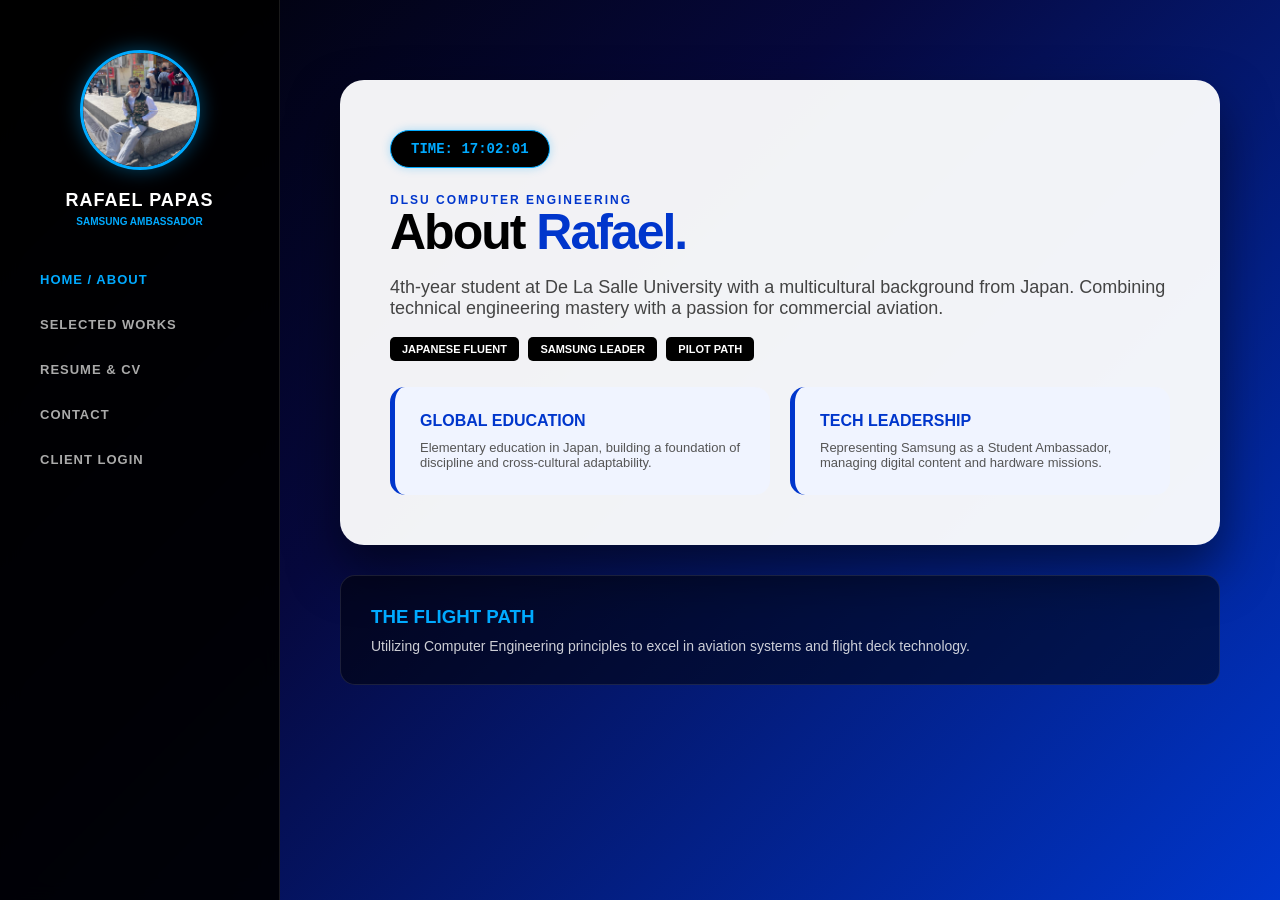
<file: index.html>
<!doctype html>
<html class="no-js" lang="en">
<head>
  <meta charset="utf-8">
  <title>About | Rafael Papas</title>
  <meta name="viewport" content="width=device-width, initial-scale=1">
  
  <style>
    /* 1. THE FOUNDATION - THIS FIXES THE WHITE ISSUE */
    * { box-sizing: border-box; margin: 0; padding: 0; }

    body {
        font-family: 'Segoe UI', 'Roboto', Arial, sans-serif;
        /* DEEP SAMSUNG GRADIENT */
        background: linear-gradient(135deg, #000000 0%, #06083d 40%, #0036cc 100%) fixed;
        color: #fff;
        display: flex; /* Creates the sidebar layout */
        min-height: 100vh;
        margin: 0;
    }

    /* 2. SIDEBAR (STAYS DARK) */
    #sidebar {
        width: 280px;
        background: rgba(0, 0, 0, 0.9);
        backdrop-filter: blur(10px);
        padding: 50px 25px;
        position: fixed;
        height: 100vh;
        border-right: 1px solid rgba(255,255,255,0.1);
        z-index: 100;
        display: flex;
        flex-direction: column;
    }

    .profile-img {
        width: 120px;
        height: 120px;
        border-radius: 50%;
        border: 3px solid #00aaff;
        margin: 0 auto 20px;
        display: block;
        box-shadow: 0 0 20px rgba(0, 170, 255, 0.4);
    }

    nav ul { list-style: none; margin-top: 30px; }
    nav a {
        color: #aaa;
        text-decoration: none;
        font-size: 13px;
        font-weight: 700;
        text-transform: uppercase;
        display: block;
        padding: 15px;
        transition: 0.3s;
        letter-spacing: 1px;
    }
    nav a:hover, nav a.active { color: #00aaff; }

    /* 3. CONTENT AREA - MUST BE TRANSPARENT */
    #main-content {
        margin-left: 280px; /* Space for sidebar */
        padding: 80px 60px;
        width: 100%;
        background: transparent !important; /* FORCES GRADIENT TO SHOW */
    }

    /* 4. THE GLASS CARDS (For Readability) */
    .glass-card {
        background: rgba(255, 255, 255, 0.95);
        color: #000;
        padding: 50px;
        border-radius: 24px;
        box-shadow: 0 25px 50px rgba(0,0,0,0.5);
        margin-bottom: 30px;
    }

    .dark-card {
        background: rgba(0, 0, 0, 0.5);
        border: 1px solid rgba(255,255,255,0.1);
        padding: 30px;
        border-radius: 15px;
        color: #fff;
    }

    /* 5. LIVE CLOCK STYLE (Added for Lab 6) */
    #liveClock {
        font-family: 'Courier New', monospace;
        font-size: 14px;
        font-weight: bold;
        background: #000;
        color: #00aaff;
        padding: 10px 20px;
        border-radius: 50px;
        display: inline-block;
        margin-bottom: 25px;
        border: 1px solid #00aaff;
        text-transform: uppercase;
        box-shadow: 0 0 10px rgba(0, 170, 255, 0.3);
    }

    /* Typography */
    h1 { font-size: 50px; font-weight: 900; letter-spacing: -2px; line-height: 1; margin-bottom: 20px; }
    .accent { color: #0036cc; }
    .tag { background: #000; color: #fff; padding: 6px 12px; border-radius: 5px; font-size: 11px; font-weight: 800; text-transform: uppercase; margin-right: 5px; }
    
    .grid { display: grid; grid-template-columns: 1fr 1fr; gap: 20px; margin-top: 30px; }
    .box { background: #f0f4ff; padding: 25px; border-radius: 15px; border-left: 5px solid #0036cc; }
  </style>
</head>
<body>

  <aside id="sidebar">
    <img src="img/profile.jpg" alt="RP" class="profile-img">
    <div style="text-align: center;">
        <h2 style="font-size: 18px; letter-spacing: 1px;">RAFAEL PAPAS</h2>
        <p style="color: #00aaff; font-size: 10px; font-weight: 800; margin-top: 5px;">SAMSUNG AMBASSADOR</p>
    </div>
    <nav>
      <ul>
        <li><a href="index.html" class="active">HOME / ABOUT</a></li>
        <li><a href="works.html">SELECTED WORKS</a></li>
        <li><a href="resume.html">RESUME & CV</a></li>
        <li><a href="contact.html">CONTACT</a></li>
        <li><a href="login.html">CLIENT LOGIN</a></li>
      </ul>
    </nav>
  </aside>

  <main id="main-content">
    
    <div class="glass-card">
        
        <div id="liveClock">Loading Time...</div>

        <p style="text-transform: uppercase; font-weight: 800; font-size: 12px; color: #0036cc; letter-spacing: 2px;">DLSU Computer Engineering</p>
        <h1>About <span class="accent">Rafael.</span></h1>
        
        <p style="font-size: 18px; color: #444; margin: 20px 0;">
            4th-year student at De La Salle University with a multicultural background from Japan. Combining technical engineering mastery with a passion for commercial aviation.
        </p>

        <div style="margin-bottom: 30px;">
            <span class="tag">Japanese Fluent</span>
            <span class="tag">Samsung Leader</span>
            <span class="tag">Pilot Path</span>
        </div>

        <div class="grid">
            <div class="box">
                <h4 style="color: #0036cc; margin-bottom: 10px;">GLOBAL EDUCATION</h4>
                <p style="font-size: 13px; color: #555;">Elementary education in Japan, building a foundation of discipline and cross-cultural adaptability.</p>
            </div>
            <div class="box">
                <h4 style="color: #0036cc; margin-bottom: 10px;">TECH LEADERSHIP</h4>
                <p style="font-size: 13px; color: #555;">Representing Samsung as a Student Ambassador, managing digital content and hardware missions.</p>
            </div>
        </div>
    </div>

    <div class="dark-card">
        <h3 style="color: #00aaff; margin-bottom: 10px;">THE FLIGHT PATH</h3>
        <p style="font-size: 14px; opacity: 0.8;">Utilizing Computer Engineering principles to excel in aviation systems and flight deck technology.</p>
    </div>

  </main>

  <script src="js/app.js"></script>

</body>
</html>
</file>
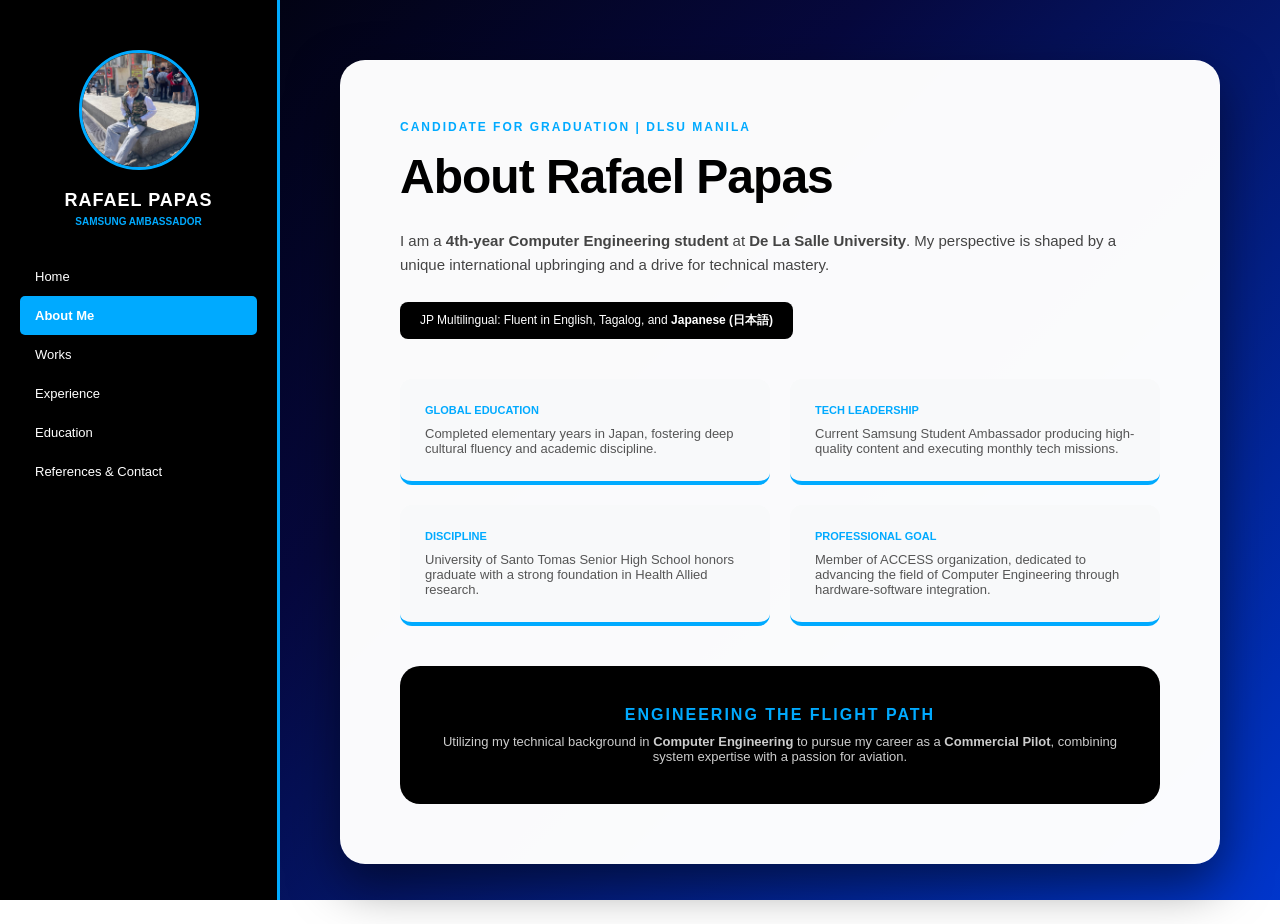
<file: about.html>
<!doctype html>
<html class="no-js" lang="en">
<head>
  <meta charset="utf-8">
  <title>About Rafael Papas | Portfolio</title>
  <meta name="viewport" content="width=device-width, initial-scale=1">
  
  <style>
    /* RESET & BASE STYLES */
    * { box-sizing: border-box; margin: 0; padding: 0; }

    body {
        font-family: 'Segoe UI', Roboto, Helvetica, Arial, sans-serif;
        background: linear-gradient(135deg, #000000 0%, #06083d 40%, #0036cc 100%) fixed;
        display: flex; 
        min-height: 100vh;
        margin: 0;
    }

    /* SIDEBAR NAVIGATION */
    #sidebar {
        width: 280px;
        background: #000;
        color: #fff;
        padding: 50px 20px;
        position: fixed;
        height: 100vh;
        border-right: 3px solid #00aaff;
        z-index: 100;
    }

    .profile-img {
        width: 120px;
        height: 120px;
        border-radius: 50%;
        border: 3px solid #00aaff;
        display: block;
        margin: 0 auto 20px;
        object-fit: cover;
    }

    nav ul { list-style: none; margin-top: 30px; }
    nav a {
        color: #fff;
        text-decoration: none;
        font-size: 13px;
        display: block;
        padding: 12px 15px;
        transition: 0.3s;
    }
    nav a:hover { color: #00aaff; }
    nav a.active { background: #00aaff; border-radius: 5px; font-weight: bold; }

    /* MAIN CONTENT */
    #main-content {
        margin-left: 280px;
        padding: 60px;
        width: 100%;
        background: transparent;
    }

    /* THE GLASS CARD */
    .glass-card {
        background: rgba(255, 255, 255, 0.98);
        color: #000;
        padding: 60px;
        border-radius: 25px;
        box-shadow: 0 20px 50px rgba(0,0,0,0.5);
        max-width: 1000px;
    }

    .sub-label { color: #00aaff; font-weight: 800; font-size: 12px; letter-spacing: 2px; text-transform: uppercase; margin-bottom: 15px; }
    h1 { font-size: 48px; font-weight: 900; margin-bottom: 25px; letter-spacing: -1px; }
    .bio-text { font-size: 15px; color: #444; line-height: 1.6; margin-bottom: 25px; }

    /* MULTILINGUAL TAG */
    .jp-tag {
        background: #000;
        color: #fff;
        padding: 10px 20px;
        border-radius: 8px;
        font-size: 12px;
        display: inline-block;
        margin-bottom: 40px;
    }

    /* INFO GRID */
    .info-grid {
        display: grid;
        grid-template-columns: 1fr 1fr;
        gap: 20px;
        margin-bottom: 40px;
    }
    .info-box {
        background: #f8f9fa;
        padding: 25px;
        border-radius: 12px;
        border-bottom: 4px solid #00aaff;
    }
    .info-box h4 { color: #00aaff; font-size: 11px; font-weight: 800; text-transform: uppercase; margin-bottom: 10px; }
    .info-box p { font-size: 13px; color: #555; }

    /* FOOTER CARD */
    .black-footer {
        background: #000;
        color: #fff;
        padding: 40px;
        border-radius: 20px;
        text-align: center;
    }
    .black-footer h3 { color: #00aaff; font-size: 16px; letter-spacing: 2px; margin-bottom: 10px; }
    .black-footer p { font-size: 13px; opacity: 0.8; }
  </style>
</head>
<body>

  <aside id="sidebar">
    <img src="img/profile.jpg" alt="Rafael Papas" class="profile-img">
    <div style="text-align: center;">
        <h2 style="font-size: 18px; letter-spacing: 1px;">RAFAEL PAPAS</h2>
        <p style="color: #00aaff; font-size: 10px; font-weight: 800; margin-top: 5px;">SAMSUNG AMBASSADOR</p>
    </div>
    <nav>
      <ul>
        <li><a href="index.html">Home</a></li>
        <li><a href="about.html" class="active">About Me</a></li>
        <li><a href="works.html">Works</a></li>
        <li><a href="resume.html">Experience</a></li>
        <li><a href="education.html">Education</a></li>
        <li><a href="contact.html">References & Contact</a></li>
      </ul>
    </nav>
  </aside>

  <main id="main-content">
    <div class="glass-card">
        <p class="sub-label">Candidate for Graduation | DLSU Manila</p>
        <h1>About Rafael Papas</h1>
        
        <p class="bio-text">
            I am a <b>4th-year Computer Engineering student</b> at <b>De La Salle University</b>. My perspective is shaped by a unique international upbringing and a drive for technical mastery.
        </p>

        <div class="jp-tag">
            JP Multilingual: Fluent in English, Tagalog, and <b>Japanese (日本語)</b>
        </div>

        <div class="info-grid">
            <div class="info-box">
                <h4>Global Education</h4>
                <p>Completed elementary years in Japan, fostering deep cultural fluency and academic discipline.</p>
            </div>
            <div class="info-box">
                <h4>Tech Leadership</h4>
                <p>Current Samsung Student Ambassador producing high-quality content and executing monthly tech missions.</p>
            </div>
            <div class="info-box">
                <h4>Discipline</h4>
                <p>University of Santo Tomas Senior High School honors graduate with a strong foundation in Health Allied research.</p>
            </div>
            <div class="info-box">
                <h4>Professional Goal</h4>
                <p>Member of ACCESS organization, dedicated to advancing the field of Computer Engineering through hardware-software integration.</p>
            </div>
        </div>

        <div class="black-footer">
            <h3>ENGINEERING THE FLIGHT PATH</h3>
            <p>Utilizing my technical background in <b>Computer Engineering</b> to pursue my career as a <b>Commercial Pilot</b>, combining system expertise with a passion for aviation.</p>
        </div>
    </div>
  </main>

</body>
</html>
</file>
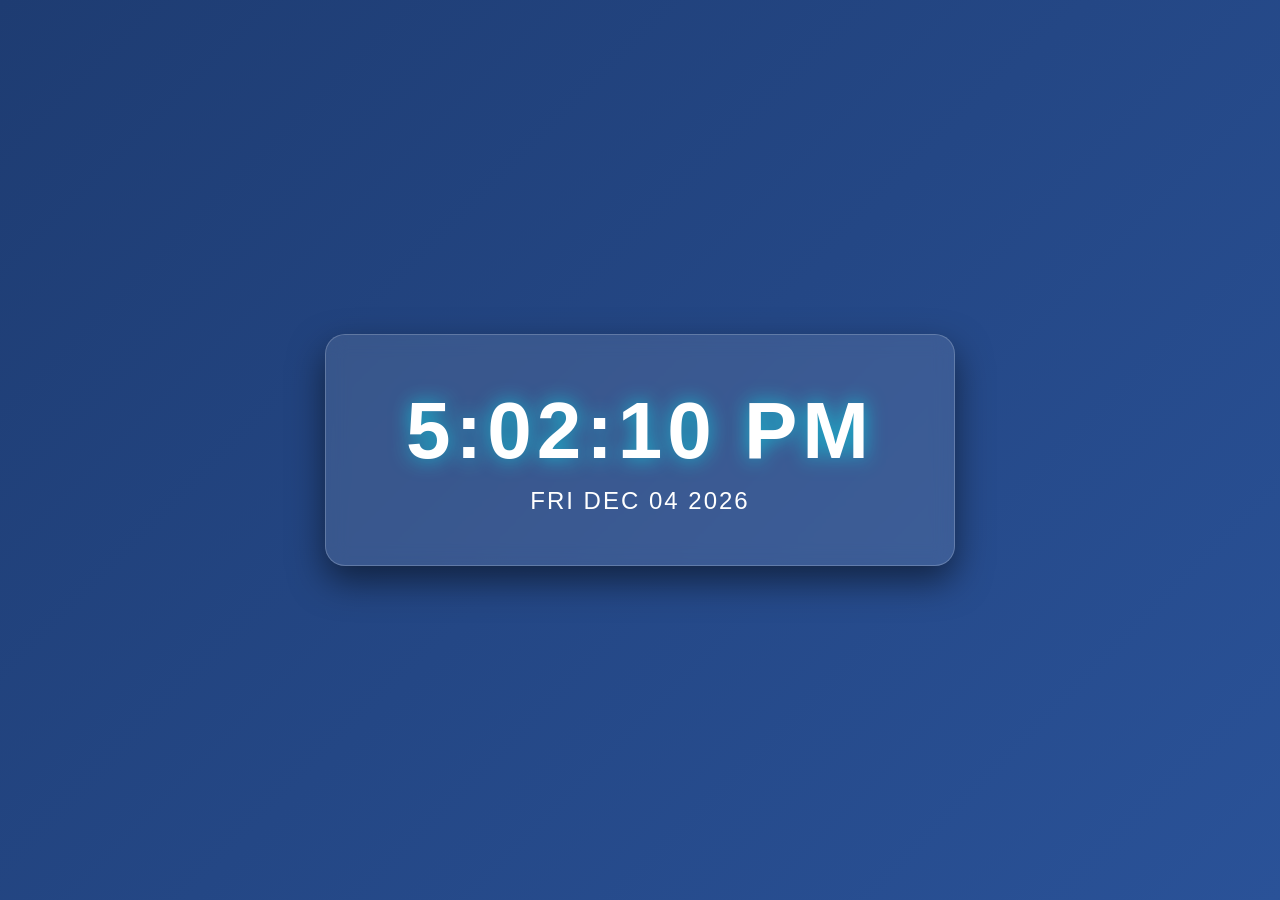
<file: exercise2_clock.html>
<!DOCTYPE html>
<html lang="en">
<head>
    <meta charset="UTF-8">
    <title>Exercise 2: Dynamic Clock</title>
    <style>
        body {
            font-family: 'Segoe UI', sans-serif;
            background: linear-gradient(135deg, #1e3c72 0%, #2a5298 100%);
            height: 100vh;
            display: flex;
            justify-content: center;
            align-items: center;
            color: white;
            margin: 0;
        }

        /* 2.1d: CSS for Creative Clock Design */
        .clock-container {
            background: rgba(255, 255, 255, 0.1);
            backdrop-filter: blur(10px);
            padding: 50px 80px;
            border-radius: 20px;
            box-shadow: 0 15px 35px rgba(0,0,0,0.5);
            text-align: center;
            border: 1px solid rgba(255,255,255,0.2);
        }

        #digitalClock {
            font-size: 80px;
            font-weight: 700;
            letter-spacing: 5px;
            text-shadow: 0 0 20px rgba(0, 255, 255, 0.6);
        }

        #dateDisplay {
            font-size: 24px;
            margin-top: 10px;
            font-weight: 300;
            letter-spacing: 2px;
            text-transform: uppercase;
        }
    </style>
</head>
<body>

    <div class="clock-container">
        <div id="digitalClock">00:00:00</div>
        <div id="dateDisplay">Loading Date...</div>
    </div>

    <script>
        // 2.1a & 2.1b: Check Time and Alert Greeting
        window.onload = function() {
            let now = new Date();
            let hour = now.getHours();
            let greeting = "";

            if (hour < 12) {
                greeting = "Good Morning!";
            } else if (hour < 18) {
                greeting = "Good Afternoon!";
            } else if (hour < 20) {
                greeting = "Good Evening!";
            } else {
                greeting = "Good Night!";
            }
            
            // Dialog Box Requirement
            alert(greeting + " Welcome to the Digital Clock Exercise.");
        };

        // 2.1c: Live Digital Clock
        function updateClock() {
            let now = new Date();
            let timeString = now.toLocaleTimeString(); // Formats to HH:MM:SS AM/PM
            let dateString = now.toDateString();       // Formats to Day Month Date Year

            document.getElementById("digitalClock").innerHTML = timeString;
            document.getElementById("dateDisplay").innerHTML = dateString;
        }

        setInterval(updateClock, 1000); // Update every 1 second
        updateClock(); // Run immediately on load
    </script>
</body>
</html>
</file>
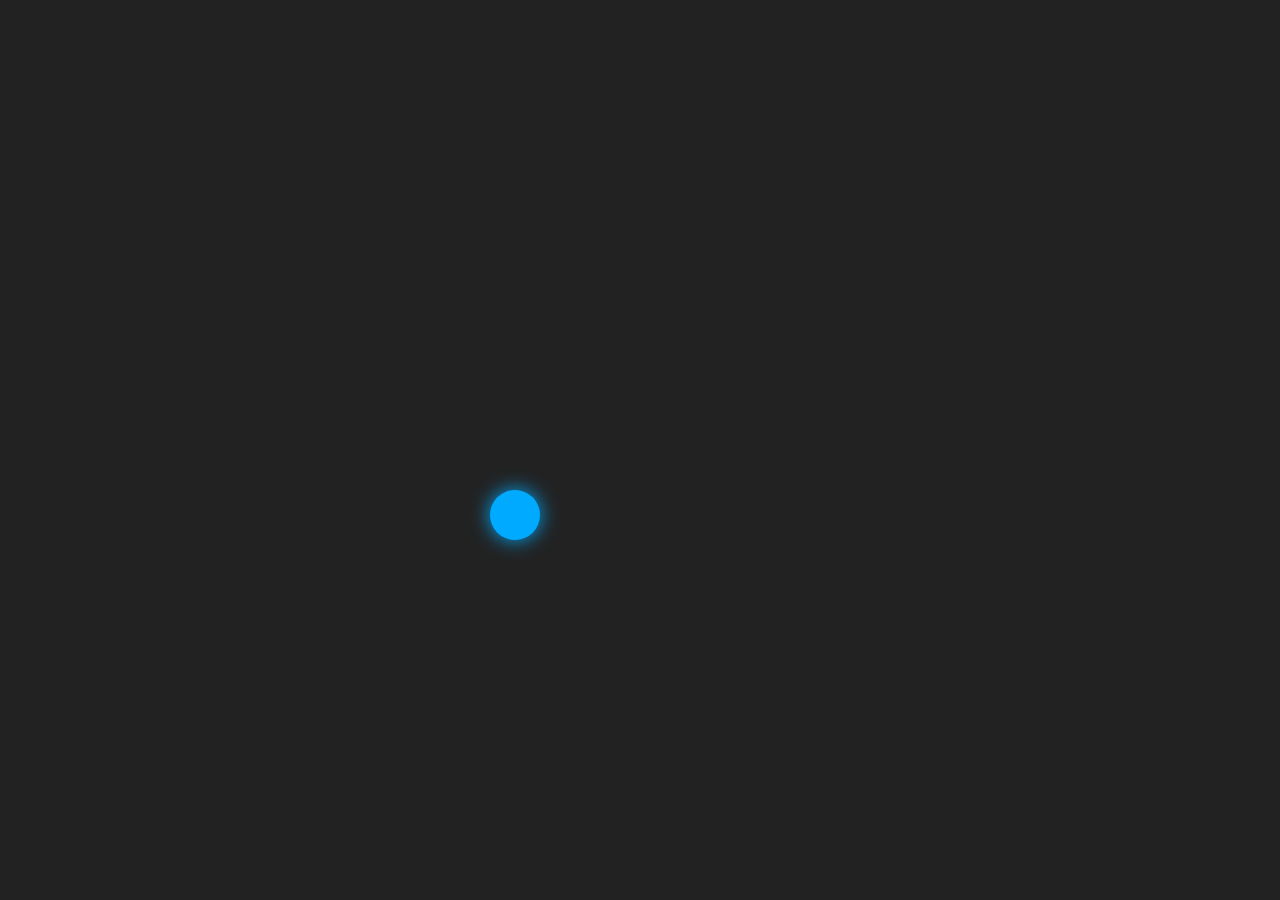
<file: homework_bounce.html>
<!DOCTYPE html>
<html lang="en">
<head>
    <meta charset="UTF-8">
    <title>Exercise 3.2: Bouncing Ball</title>
    <style>
        body { margin: 0; overflow: hidden; background: #222; }
        
        #gameArea {
            width: 100vw;
            height: 100vh;
            position: relative;
        }

        #ball {
            width: 50px;
            height: 50px;
            background: #00aaff;
            border-radius: 50%;
            position: absolute;
            box-shadow: 0 0 20px #00aaff; /* Neon Glow */
        }
    </style>
</head>
<body>

    <div id="gameArea">
        <div id="ball"></div>
    </div>

    <script>
        let ball = document.getElementById("ball");
        
        // Initial Position
        let x = 0;
        let y = 0;
        
        // Speed (Velocity)
        let dx = 5; // Horizontal speed
        let dy = 5; // Vertical speed

        setInterval(() => {
            // 1. Update positions
            x += dx;
            y += dy;

            // 2. Get window limits
            let maxX = window.innerWidth - 50; // Subtract ball width
            let maxY = window.innerHeight - 50; // Subtract ball height

            // 3. Check for collisions (Bounce logic)
            if (x >= maxX || x <= 0) {
                dx = -dx; // Reverse horizontal direction
                changeColor(); // Optional cool effect
            }
            if (y >= maxY || y <= 0) {
                dy = -dy; // Reverse vertical direction
                changeColor();
            }

            // 4. Apply new positions
            ball.style.left = x + "px";
            ball.style.top = y + "px";

        }, 10); // Update every 10 milliseconds (Smooth animation)

        function changeColor() {
            // Randomly change color on bounce
            const colors = ['#00aaff', '#ff0055', '#00ffaa', '#ffff00'];
            ball.style.background = colors[Math.floor(Math.random() * colors.length)];
            ball.style.boxShadow = `0 0 20px ${ball.style.background}`;
        }
    </script>
</body>
</html>
</file>
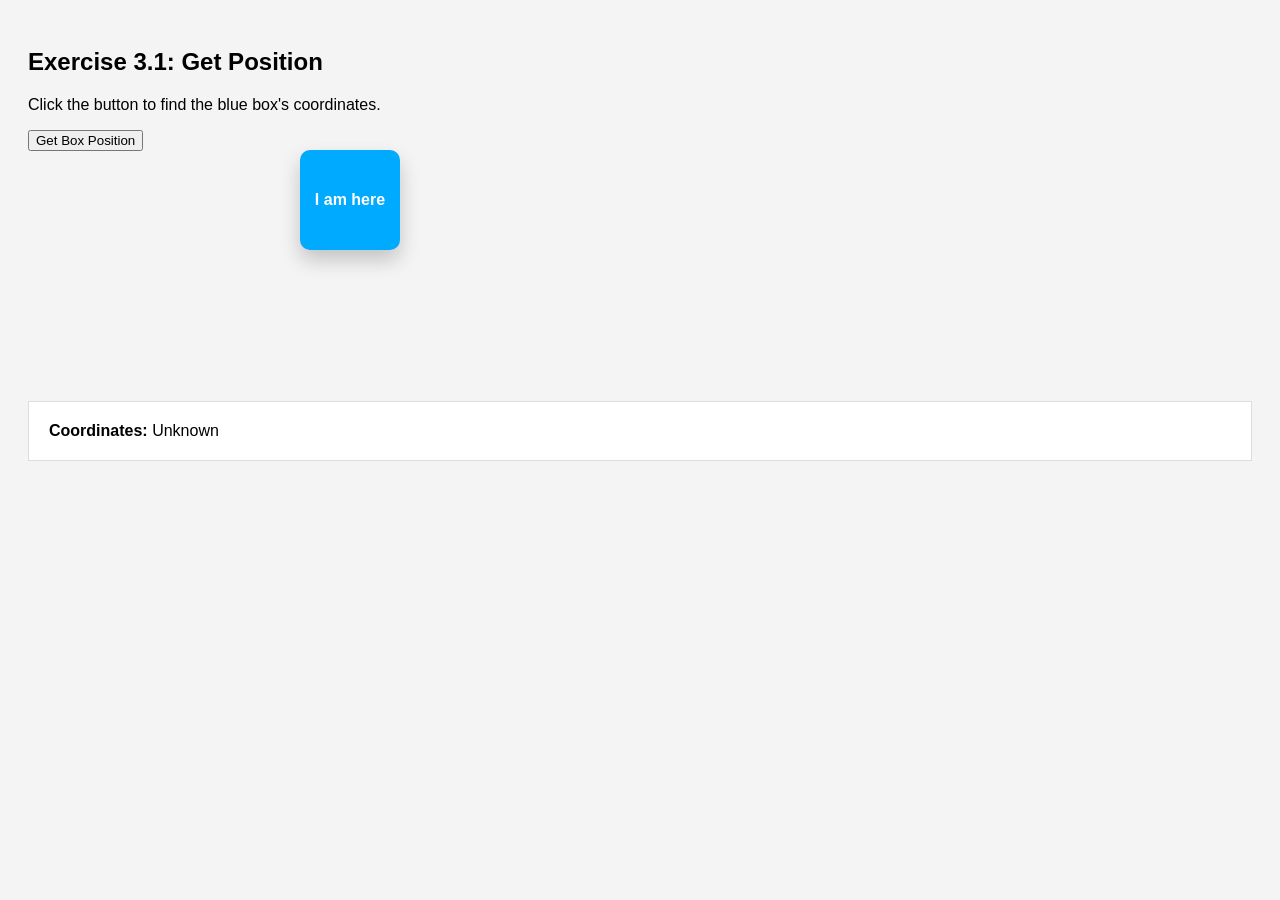
<file: homework_position.html>
<!DOCTYPE html>
<html lang="en">
<head>
    <meta charset="UTF-8">
    <title>Exercise 3.1: Get Element Position</title>
    <style>
        body { font-family: sans-serif; padding: 20px; background: #f4f4f4; }
        
        #box {
            width: 100px;
            height: 100px;
            background-color: #00aaff; /* Samsung Blue */
            color: white;
            display: flex; justify-content: center; align-items: center;
            font-weight: bold;
            
            /* Move it somewhere random */
            position: absolute;
            top: 150px;
            left: 300px;
            border-radius: 10px;
            box-shadow: 0 10px 20px rgba(0,0,0,0.2);
        }

        #output {
            margin-top: 250px;
            padding: 20px;
            background: white;
            border: 1px solid #ddd;
        }
    </style>
</head>
<body>

    <h2>Exercise 3.1: Get Position</h2>
    <p>Click the button to find the blue box's coordinates.</p>
    <button onclick="getPosition()">Get Box Position</button>

    <div id="box">I am here</div>

    <div id="output">
        <strong>Coordinates:</strong> <span id="coords">Unknown</span>
    </div>

    <script>
        function getPosition() {
            // 1. Get the element
            let box = document.getElementById("box");
            
            // 2. Get the position object
            let position = box.getBoundingClientRect();
            
            // 3. Log to Console (Required by instructions)
            console.log("Left:", position.left, "Top:", position.top);
            
            // 4. Show on screen
            document.getElementById("coords").innerHTML = 
                `X: ${Math.round(position.left)}px, Y: ${Math.round(position.top)}px`;
        }
    </script>
</body>
</html>
</file>
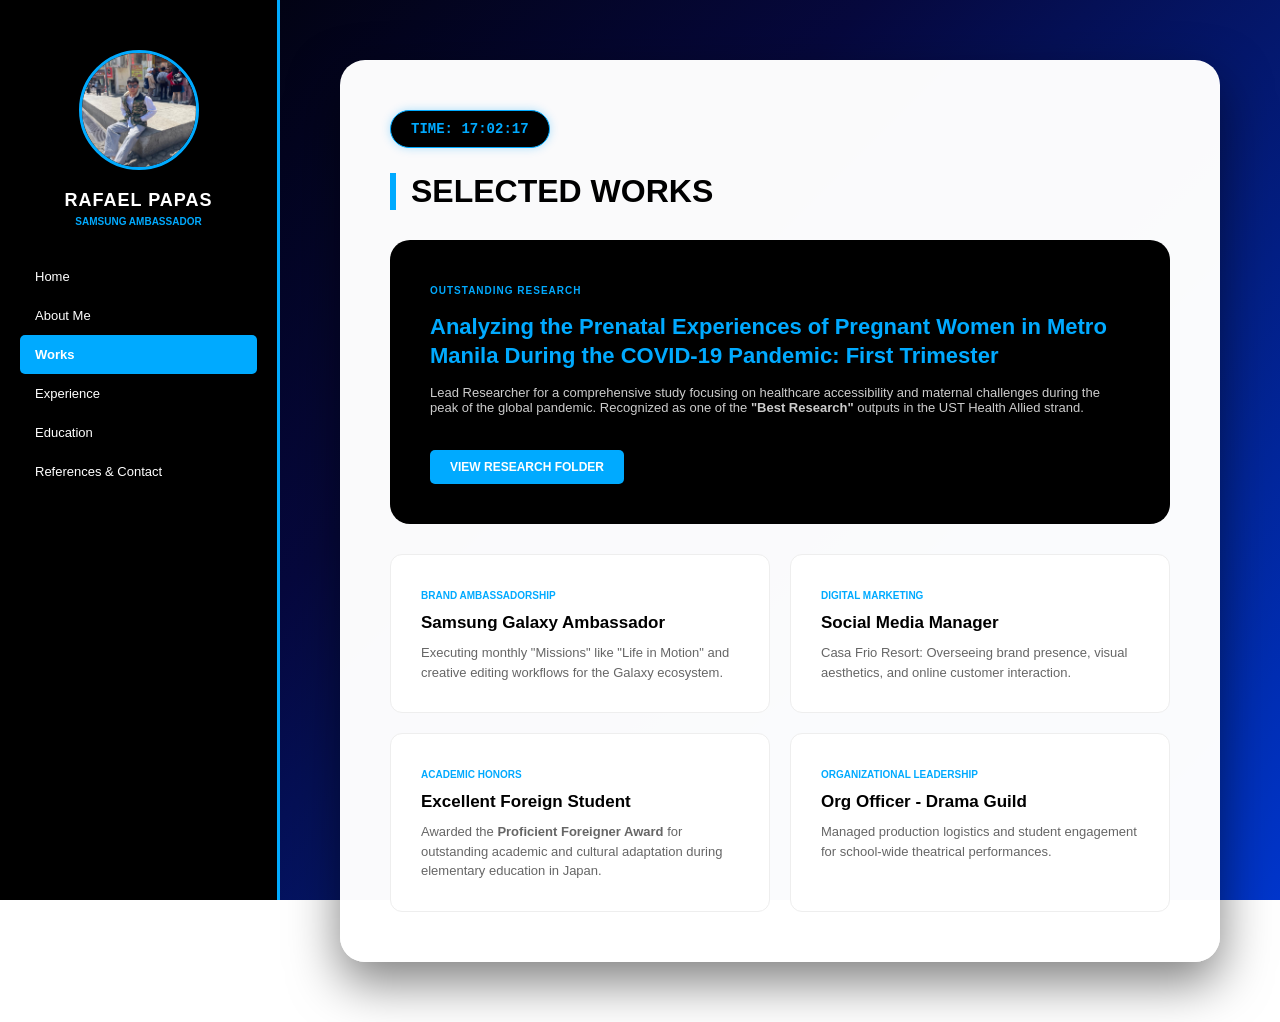
<file: works.html>
<!doctype html>
<html class="no-js" lang="en">
<head>
  <meta charset="utf-8">
  <title>Selected Works | Rafael Papas</title>
  <meta name="viewport" content="width=device-width, initial-scale=1">
  
  <style>
    /* 1. THE FOUNDATION */
    * { box-sizing: border-box; margin: 0; padding: 0; }

    body {
        font-family: 'Segoe UI', Roboto, Helvetica, Arial, sans-serif;
        background: linear-gradient(135deg, #000000 0%, #06083d 40%, #0036cc 100%) fixed;
        display: flex; 
        min-height: 100vh;
        margin: 0;
    }

    /* 2. SIDEBAR */
    #sidebar {
        width: 280px;
        background: #000;
        color: #fff;
        padding: 50px 20px;
        position: fixed;
        height: 100vh;
        border-right: 3px solid #00aaff;
        z-index: 100;
    }

    .profile-img {
        width: 120px;
        height: 120px;
        border-radius: 50%;
        border: 3px solid #00aaff;
        display: block;
        margin: 0 auto 20px;
        object-fit: cover;
    }

    nav ul { list-style: none; margin-top: 30px; }
    nav a {
        color: #fff;
        text-decoration: none;
        font-size: 13px;
        display: block;
        padding: 12px 15px;
        transition: 0.3s;
    }
    nav a:hover { color: #00aaff; }
    nav a.active { background: #00aaff; border-radius: 5px; font-weight: bold; }

    /* 3. MAIN CONTENT */
    #main-content {
        margin-left: 280px;
        padding: 60px;
        width: 100%;
        background: transparent;
    }

    /* 4. THE GLASS CARD */
    .glass-card {
        background: rgba(255, 255, 255, 0.98);
        color: #000;
        padding: 50px;
        border-radius: 25px;
        box-shadow: 0 20px 50px rgba(0,0,0,0.5);
    }

    /* 5. CLOCK STYLING (Exercise 2.2c) */
    #liveClock {
        font-family: 'Courier New', monospace;
        font-size: 14px;
        font-weight: bold;
        background: #000;
        color: #00aaff;
        padding: 10px 20px;
        border-radius: 50px;
        display: inline-block;
        margin-bottom: 25px;
        border: 1px solid #00aaff;
        text-transform: uppercase;
        box-shadow: 0 0 10px rgba(0, 170, 255, 0.3);
    }

    /* 6. ANIMATION LOGIC (Homework 3.3) */
    @keyframes fadeInUp {
        from { opacity: 0; transform: translateY(30px); }
        to { opacity: 1; transform: translateY(0); }
    }

    .animate-item {
        opacity: 0;
        animation: fadeInUp 0.8s ease-out forwards;
    }

    .delay-1 { animation-delay: 0.2s; }
    .delay-2 { animation-delay: 0.4s; }
    .delay-3 { animation-delay: 0.6s; }

    /* 7. WORKS STYLING */
    .section-title {
        font-size: 32px;
        font-weight: 800;
        border-left: 6px solid #00aaff;
        padding-left: 15px;
        margin-bottom: 30px;
        text-transform: uppercase;
    }

    .featured-black-card {
        background: #000;
        color: #fff;
        padding: 40px;
        border-radius: 20px;
        margin-bottom: 30px;
    }

    .featured-tag {
        color: #00aaff;
        font-size: 10px;
        font-weight: 800;
        text-transform: uppercase;
        letter-spacing: 1px;
    }

    .featured-black-card h2 {
        color: #00aaff;
        margin: 15px 0;
        font-size: 22px;
        line-height: 1.3;
    }

    .btn-research {
        display: inline-block;
        background: #00aaff;
        color: #fff;
        padding: 10px 20px;
        border-radius: 5px;
        text-decoration: none;
        font-weight: bold;
        font-size: 12px;
        margin-top: 15px;
        transition: 0.3s;
    }
    .btn-research:hover { background: #0088cc; }

    .works-grid {
        display: grid;
        grid-template-columns: 1fr 1fr;
        gap: 20px;
    }

    .work-box {
        background: #fff;
        border: 1px solid #eee;
        padding: 30px;
        border-radius: 12px;
        transition: 0.3s;
    }
    .work-box:hover { border-color: #00aaff; transform: translateY(-3px); }

    .box-label {
        color: #00aaff;
        font-size: 10px;
        font-weight: 800;
        text-transform: uppercase;
    }

    .work-box h3 { font-size: 17px; margin: 10px 0; }
    .work-box p { font-size: 13px; color: #666; line-height: 1.5; }
  </style>
</head>
<body>

  <aside id="sidebar">
    <img src="img/profile.jpg" alt="Rafael Papas" class="profile-img">
    <div style="text-align: center;">
        <h2 style="font-size: 18px; letter-spacing: 1px;">RAFAEL PAPAS</h2>
        <p style="color: #00aaff; font-size: 10px; font-weight: 800; margin-top: 5px;">SAMSUNG AMBASSADOR</p>
    </div>
    <nav>
      <ul>
        <li><a href="index.html">Home</a></li>
        <li><a href="about.html">About Me</a></li>
        <li><a href="works.html" class="active">Works</a></li>
        <li><a href="resume.html">Experience</a></li>
        <li><a href="education.html">Education</a></li>
        <li><a href="https://www.facebook.com/papas.rafael/" target="_blank">References & Contact</a></li>
      </ul>
    </nav>
  </aside>

  <main id="main-content">
    <div class="glass-card">
        
        <div id="liveClock">Loading Time...</div>

        <h1 class="section-title animate-item">Selected Works</h1>
        
        <div class="featured-black-card animate-item delay-1">
            <span class="featured-tag">Outstanding Research</span>
            <h2>Analyzing the Prenatal Experiences of Pregnant Women in Metro Manila During the COVID-19 Pandemic: First Trimester</h2>
            <p style="font-size: 13px; opacity: 0.8; margin-bottom: 20px;">
                Lead Researcher for a comprehensive study focusing on healthcare accessibility and maternal challenges during the peak of the global pandemic. Recognized as one of the <b>"Best Research"</b> outputs in the UST Health Allied strand.
            </p>
            <a href="https://drive.google.com/drive/folders/1PdkSKU07Cjb-N8rzpXdr28CvmFey2ExU?usp=drive_link" target="_blank" class="btn-research">
                VIEW RESEARCH FOLDER
            </a>
        </div>

        <div class="works-grid animate-item delay-2">
            <div class="work-box">
                <span class="box-label">Brand Ambassadorship</span>
                <h3>Samsung Galaxy Ambassador</h3>
                <p>Executing monthly "Missions" like "Life in Motion" and creative editing workflows for the Galaxy ecosystem.</p>
            </div>
            <div class="work-box">
                <span class="box-label">Digital Marketing</span>
                <h3>Social Media Manager</h3>
                <p>Casa Frio Resort: Overseeing brand presence, visual aesthetics, and online customer interaction.</p>
            </div>
            <div class="work-box">
                <span class="box-label">Academic Honors</span>
                <h3>Excellent Foreign Student</h3>
                <p>Awarded the <b>Proficient Foreigner Award</b> for outstanding academic and cultural adaptation during elementary education in Japan.</p>
            </div>
            <div class="work-box">
                <span class="box-label">Organizational Leadership</span>
                <h3>Org Officer - Drama Guild</h3>
                <p>Managed production logistics and student engagement for school-wide theatrical performances.</p>
            </div>
        </div>
    </div>
  </main>

  <script src="js/app.js"></script>
</body>
</html>
</file>
